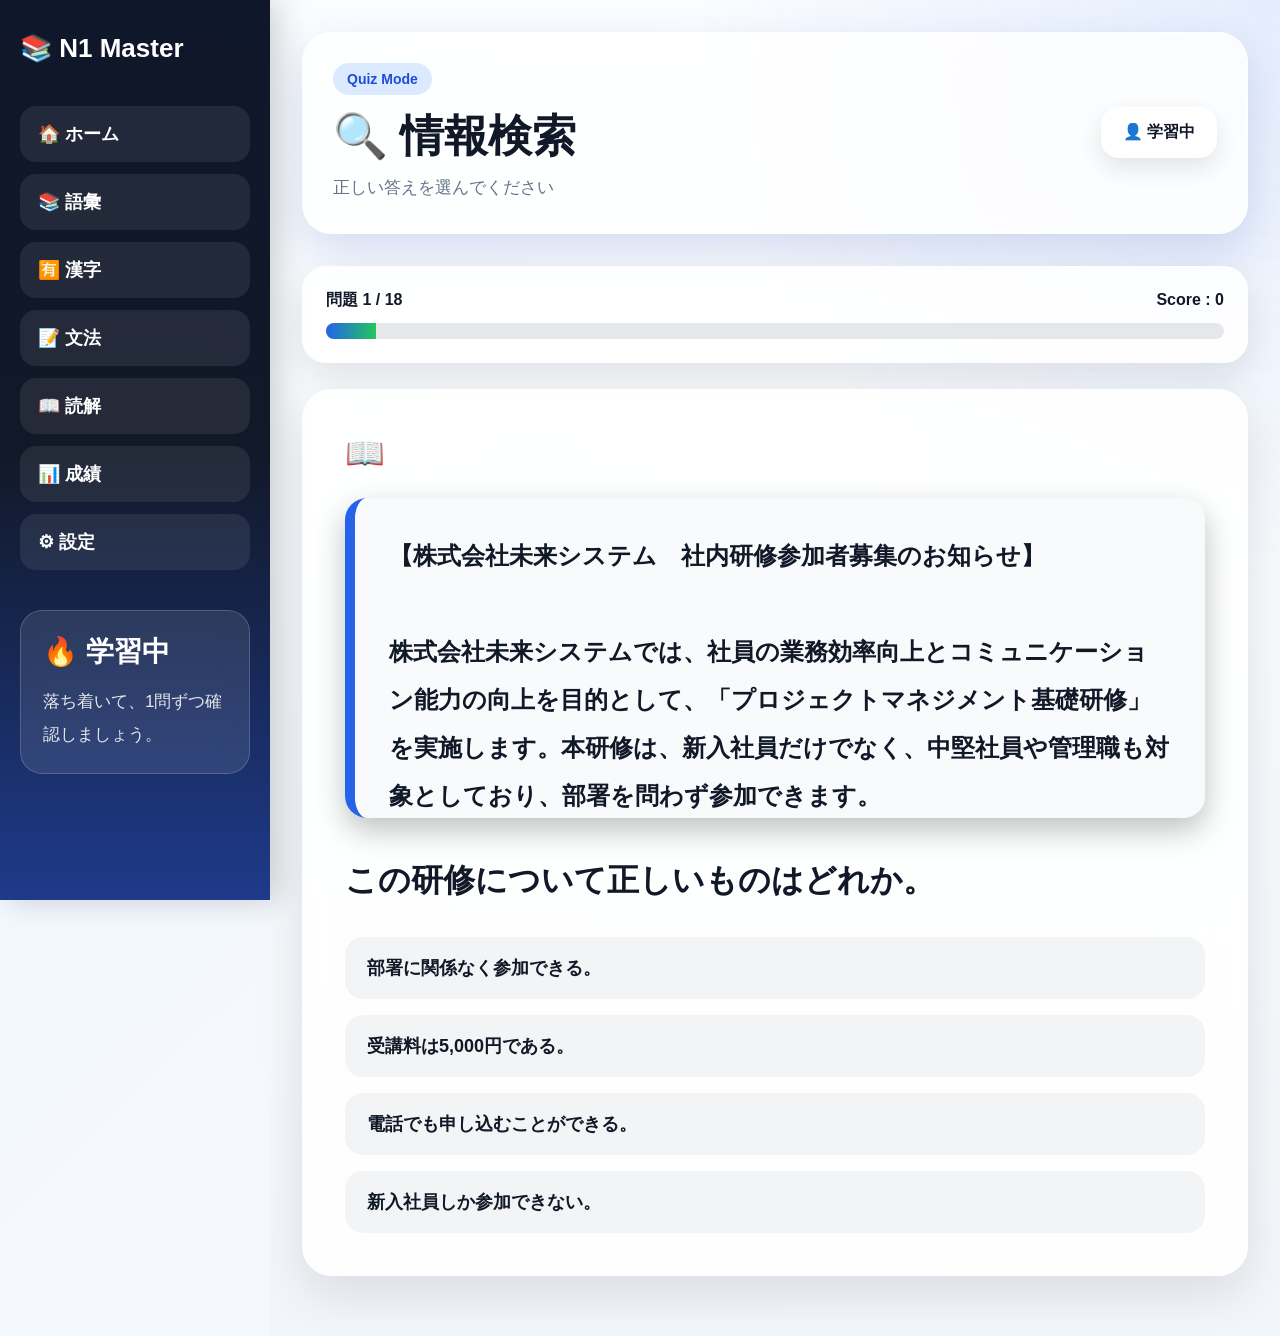
<file: quiz.html>
<!DOCTYPE html>
<html lang="ja">

<head>
<meta charset="UTF-8">
<meta name="viewport" content="width=device-width, initial-scale=1.0">

<title>N1 Master - クイズ</title>

<link rel="stylesheet" href="CSS/style.css">
<link rel="icon" href="images/icon.png">
</head>

<body>

<div class="app">

    <aside class="sidebar">

        <div class="logo">
            📚 N1 Master
        </div>

        <nav>
            <a href="index.html">🏠 ホーム</a>
            <a href="quiz.html?mode=vocabulary">📚 語彙</a>
            <a href="quiz.html?mode=kanji">🈶 漢字</a>
            <a href="quiz.html?mode=grammar">📝 文法</a>
            <a href="reading.html">📖 読解</a>
            <a href="result.html">📊 成績</a>
            <a href="settings.html">⚙ 設定</a>
        </nav>

        <div class="side-card">
            <h3>🔥 学習中</h3>
            <p>落ち着いて、1問ずつ確認しましょう。</p>
        </div>

    </aside>

    <main class="main-content">

        <header class="topbar">

            <div>
                <span class="badge">Quiz Mode</span>

                <h1 id="categoryTitle">クイズ</h1>

                <p>正しい答えを選んでください</p>
            </div>

            <div class="user-box">
                👤 学習中
            </div>

        </header>

        <section class="progress-section">

            <div class="progress-header">
                <span id="progress">問題 1 / 10</span>
                <span id="scoreText">Score : 0</span>
            </div>

            <div class="progress-bar">
                <div id="progressFill" class="progress-fill"></div>
            </div>

        </section>

        <section class="quiz-card">

            <div class="question-area">

                <div id="readingTitle" class="reading-title hidden">
                    📖 読解文
                </div>

                <div id="passage" class="passage-box hidden"></div>

                <h1 id="question">
                    問題を読み込み中...
                </h1>

            </div>

            <div id="choices" class="choices-area"></div>

            <div id="explanation" class="explanation-box hidden"></div>

            <button id="nextBtn" class="next-btn hidden">
                次の問題へ
            </button>

        </section>

    </main>

</div>

<script src="JS/theme.js"></script>

<script src="JS/vocabulary.js"></script>
<script src="JS/kanji.js"></script>
<script src="JS/grammar.js"></script>

<script src="JS/reading-short.js"></script>
<script src="JS/reading-medium.js"></script>
<script src="JS/reading-long.js"></script>
<script src="JS/reading-compare.js"></script>
<script src="JS/reading-search.js"></script>

<script src="JS/quiz.js"></script>

</body>
</html>
</file>
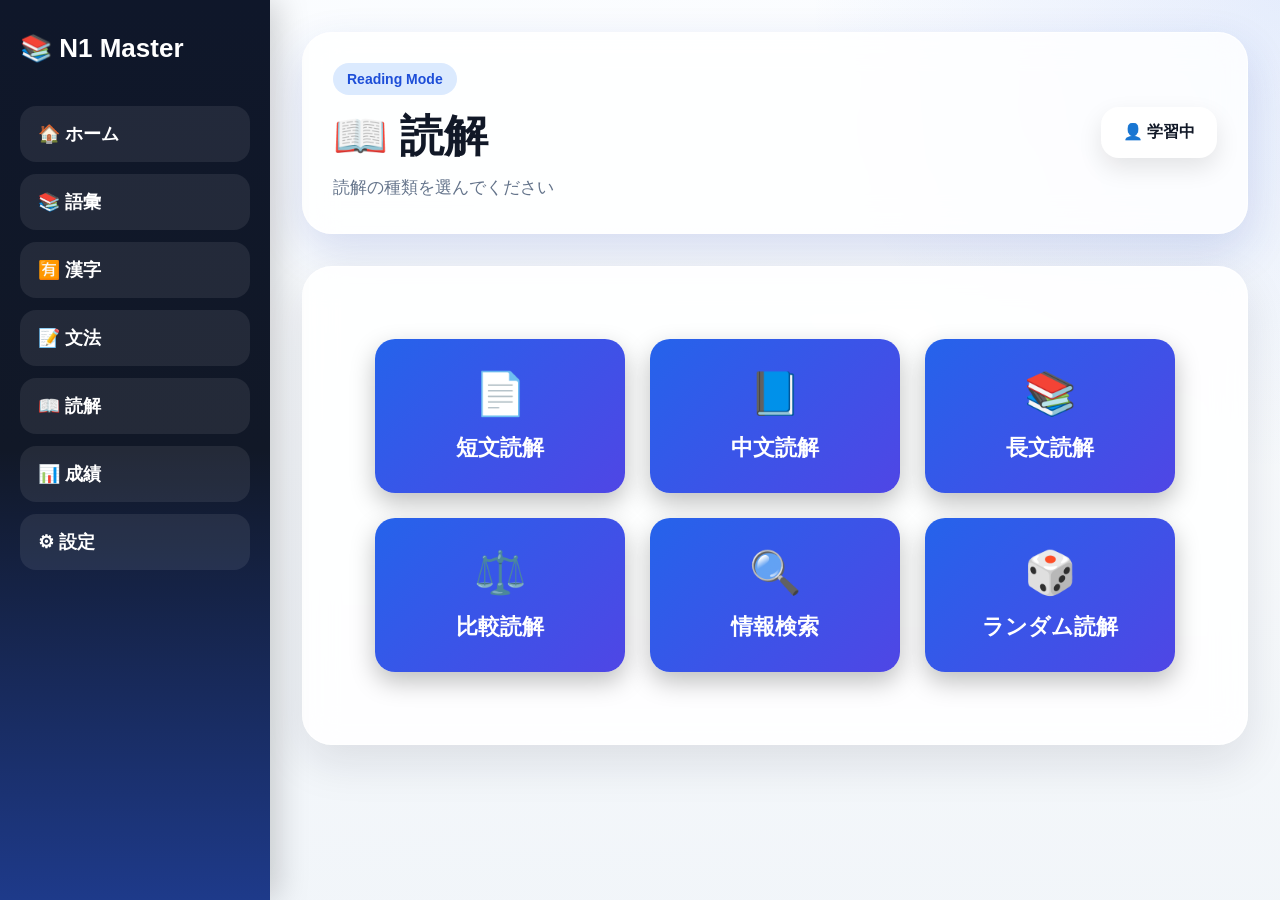
<file: reading.html>
<!DOCTYPE html>
<html lang="ja">

<head>
<meta charset="UTF-8">
<meta name="viewport" content="width=device-width, initial-scale=1.0">

<title>N1 Master - 読解</title>

<link rel="stylesheet" href="CSS/style.css">
<link rel="icon" href="images/icon.png">
</head>

<body>

<div class="app">

    <aside class="sidebar">

        <div class="logo">
            📚 N1 Master
        </div>

        <nav>
            <a href="index.html">🏠 ホーム</a>
            <a href="quiz.html?mode=vocabulary">📚 語彙</a>
            <a href="quiz.html?mode=kanji">🈶 漢字</a>
            <a href="quiz.html?mode=grammar">📝 文法</a>
            <a href="reading.html">📖 読解</a>
            <a href="result.html">📊 成績</a>
            <a href="settings.html">⚙ 設定</a>
        </nav>

    </aside>

    <main class="main-content">

        <header class="topbar">
            <div>
                <span class="badge">Reading Mode</span>
                <h1>📖 読解</h1>
                <p>読解の種類を選んでください</p>
            </div>

            <div class="user-box">
                👤 学習中
            </div>
        </header>

        <section class="quiz-card">

            <div class="quiz-menu">

    <button onclick="startReading('reading-short')">
        📄<br>
        <span>短文読解</span>
    </button>

    <button onclick="startReading('reading-medium')">
        📘<br>
        <span>中文読解</span>
    </button>

    <button onclick="startReading('reading-long')">
        📚<br>
        <span>長文読解</span>
    </button>

    <button onclick="startReading('reading-compare')">
        ⚖️<br>
        <span>比較読解</span>
    </button>

    <button onclick="startReading('reading-search')">
        🔍<br>
        <span>情報検索</span>
    </button>

    <button onclick="startReading('reading-random')">
        🎲<br>
        <span>ランダム読解</span>
    </button>

</div>

        </section>

    </main>

</div>

<script src="JS/theme.js"></script>
<script src="JS/reading.js"></script>

</body>
</html>
</file>
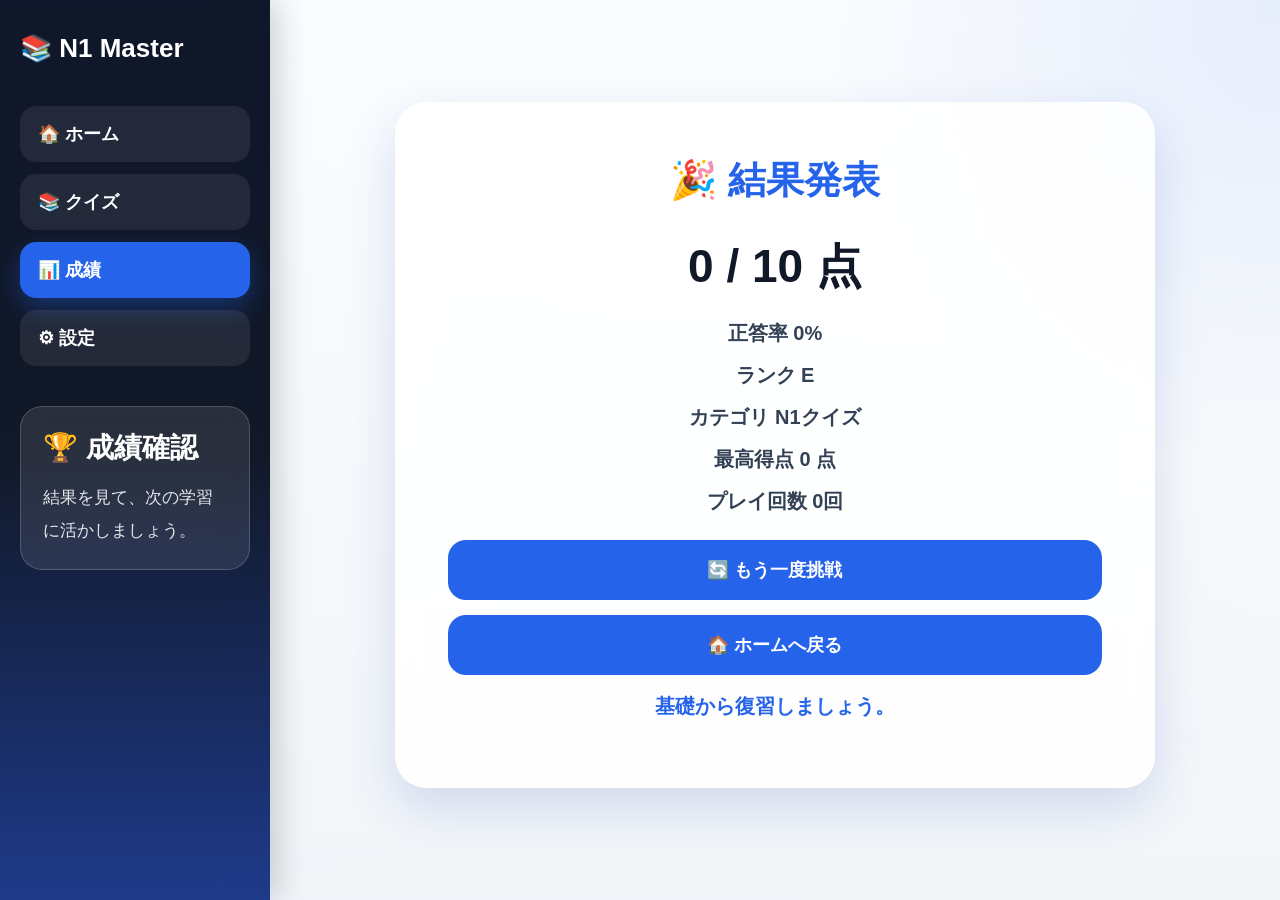
<file: result.html>
<!DOCTYPE html>
<html lang="ja">

<head>

<meta charset="UTF-8">
<meta name="viewport" content="width=device-width, initial-scale=1.0">

<title>N1 Master - 結果</title>

<link rel="stylesheet" href="CSS/style.css">
<link rel="icon" href="images/icon.png">

</head>

<body>

<div class="app">

    <!-- サイドバー -->
    <aside class="sidebar">

<div class="logo">
    📚 N1 Master
</div>

        <nav>
            <a href="index.html">🏠 ホーム</a>
            <a href="quiz.html">📚 クイズ</a>
            <a href="result.html" class="active">📊 成績</a>
            <a href="settings.html">⚙ 設定</a>
        </nav>

        <div class="side-card">
            <h3>🏆 成績確認</h3>
            <p>結果を見て、次の学習に活かしましょう。</p>
        </div>

    </aside>

    <!-- メイン -->
    <main class="main-content">

        <section class="result-card">

            <h1>🎉 結果発表</h1>

            <h2 id="scoreText">
                0 / 10 点
            </h2>

            <h3 id="rateText">
                正答率 0%
            </h3>

            <h3 id="rankText">
                ランク -
            </h3>

            <h3 id="categoryText">
                カテゴリ -
            </h3>

            <h3 id="bestScore">
                最高得点 0 / 10
            </h3>

            <h3 id="playCount">
                プレイ回数 0回
            </h3>

            <div class="result-buttons">

                <button onclick="location.href='quiz.html'">
                    🔄 もう一度挑戦
                </button>

                <button onclick="location.href='index.html'">
                    🏠 ホームへ戻る
                </button>

            </div>

        </section>

    </main>

</div>

<script src="JS/theme.js"></script>
<script src="JS/result.js"></script>

</body>
</html>
</file>
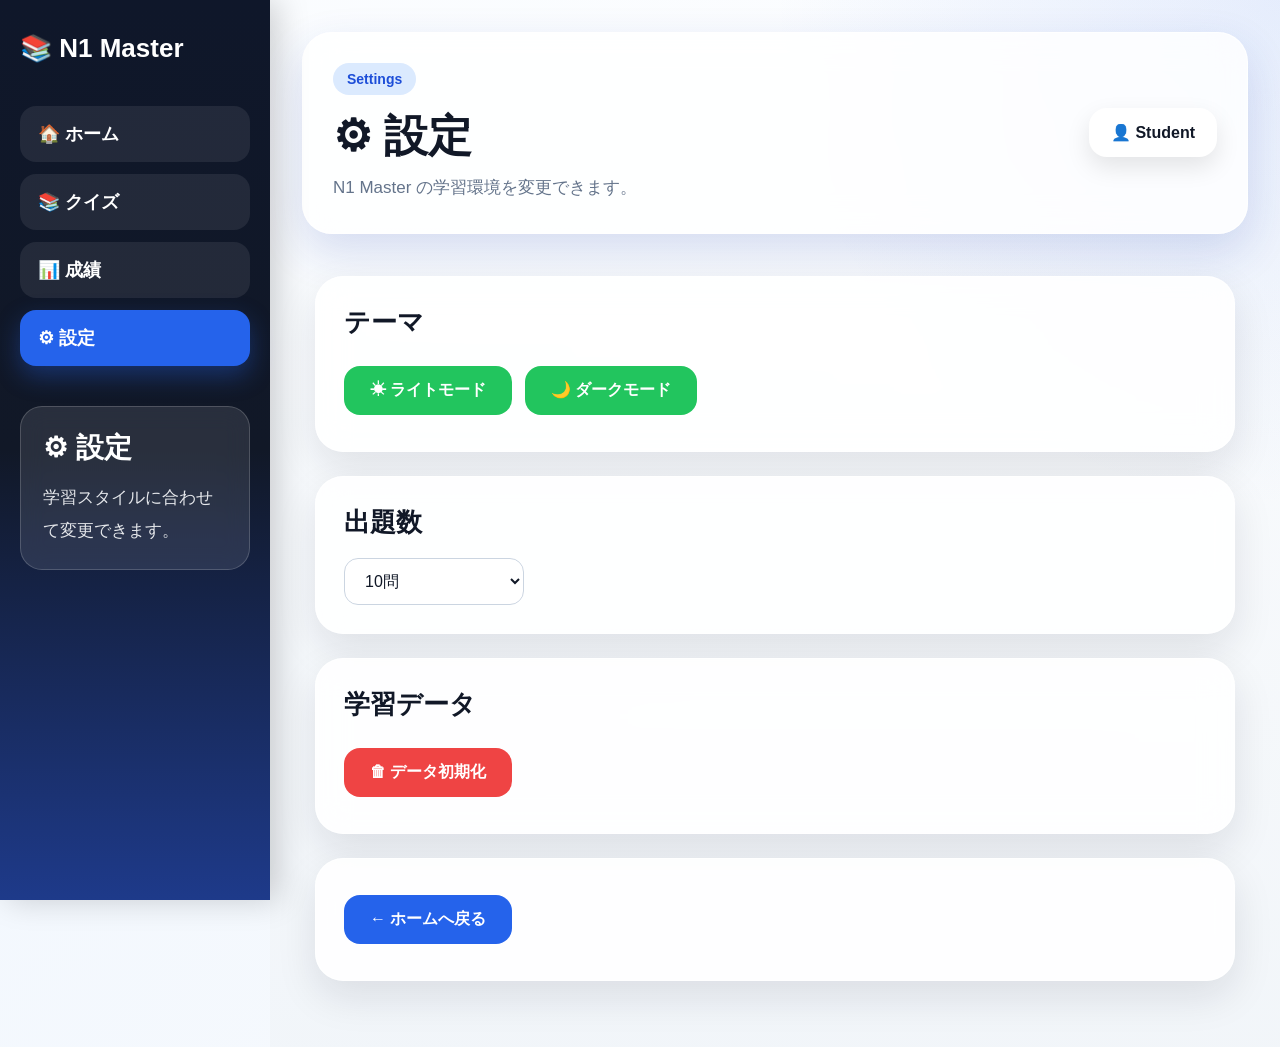
<file: settings.html>
<!DOCTYPE html>
<html lang="ja">

<head>

<meta charset="UTF-8">
<meta name="viewport" content="width=device-width, initial-scale=1.0">

<title>設定 - N1 Master</title>

<link rel="stylesheet" href="CSS/style.css">
<link rel="icon" href="images/icon.png">

</head>

<body>

<div class="app">

    <aside class="sidebar">
<div class="logo">
    📚 N1 Master
</div>

        <nav>
            <a href="index.html">🏠 ホーム</a>
            <a href="quiz.html">📚 クイズ</a>
            <a href="result.html">📊 成績</a>
            <a href="settings.html" class="active">⚙ 設定</a>
        </nav>

        <div class="side-card">
            <h3>⚙ 設定</h3>
            <p>学習スタイルに合わせて変更できます。</p>
        </div>

    </aside>

    <main class="main-content">

        <header class="topbar">

            <div>
                <span class="badge">Settings</span>
                <h1>⚙ 設定</h1>
                <p>N1 Master の学習環境を変更できます。</p>
            </div>

            <div class="user-box">
                👤 Student
            </div>

        </header>

        <section class="settings-container">

            <div class="setting-card">

                <h2>テーマ</h2>

                <button id="lightBtn" class="setting-btn">
                    ☀ ライトモード
                </button>

                <button id="darkBtn" class="setting-btn">
                    🌙 ダークモード
                </button>

            </div>

            <div class="setting-card">

                <h2>出題数</h2>

                <select id="questionCount">
                    <option value="10">10問</option>
                    <option value="20">20問</option>
                    <option value="50">50問</option>
                    <option value="100">100問</option>
                </select>

            </div>

            <div class="setting-card">

                <h2>学習データ</h2>

                <button id="resetBtn" class="danger-btn">
                    🗑 データ初期化
                </button>

            </div>

            <div class="setting-card">

                <button onclick="location.href='index.html'" class="back-btn">
                    ← ホームへ戻る
                </button>

            </div>

        </section>

    </main>

</div>

<script src="JS/theme.js"></script>
<script src="JS/settings.js"></script>

</body>
</html>
</file>
<file: CSS/style.css>
/* ==================================================
   N1 Master Ver.3 Complete Style
   ① Reset / Base / Layout / Background
================================================== */

* {
    margin: 0;
    padding: 0;
    box-sizing: border-box;
}

html {
    scroll-behavior: smooth;
}

body {
    min-height: 100vh;
    font-family: "Yu Gothic", "Meiryo", sans-serif;
    color: #111827;
    background:
        linear-gradient(
            135deg,
            rgba(239, 246, 255, 0.92),
            rgba(248, 250, 252, 0.96)
        );
}

/* ===== App Layout ===== */

.app {
    display: flex;
    min-height: 100vh;
    width: 100%;
}

/* ===== Main Content ===== */

.main-content {
    flex: 1;
    padding: 32px;
    background:
        radial-gradient(
            circle at top right,
            rgba(37, 99, 235, 0.10),
            transparent 35%
        ),
        linear-gradient(
            180deg,
            rgba(255, 255, 255, 0.65),
            rgba(241, 245, 249, 0.9)
        );
}

/* ===== Common ===== */

img {
    max-width: 100%;
    display: block;
}

a {
    text-decoration: none;
}

button {
    font-family: inherit;
}

.hidden {
    display: none !important;
}

.center {
    text-align: center;
}

.mt-20 {
    margin-top: 20px;
}

.mb-20 {
    margin-bottom: 20px;
}

/* ===== Glass Card Common ===== */

.glass-card {
    background: rgba(255, 255, 255, 0.88);
    backdrop-filter: blur(14px);
    -webkit-backdrop-filter: blur(14px);
    border: 1px solid rgba(255, 255, 255, 0.7);
    border-radius: 26px;
    box-shadow: 0 18px 45px rgba(15, 23, 42, 0.10);
}

/* ===== Page Animation ===== */

.topbar,
.card,
.quiz-section,
.quiz-card,
.result-card,
.setting-card,
.progress-section {
    animation: fadeUp 0.55s ease;
}

@keyframes fadeUp {
    from {
        opacity: 0;
        transform: translateY(18px);
    }

    to {
        opacity: 1;
        transform: translateY(0);
    }
}

/* ===== Scrollbar ===== */

::-webkit-scrollbar {
    width: 10px;
}

::-webkit-scrollbar-track {
    background: #e5e7eb;
}

::-webkit-scrollbar-thumb {
    background: linear-gradient(180deg, #2563eb, #22c55e);
    border-radius: 20px;
}

/* ==================================================
   Sidebar
================================================== */

.sidebar{
    width:270px;
    background:linear-gradient(
        180deg,
        #0f172a,
        #111827,
        #1e3a8a
    );

    color:white;

    padding:30px 20px;

    position:sticky;

    top:0;

    height:100vh;

    box-shadow:
    8px 0 30px rgba(0,0,0,.18);

    z-index:100;
}

/* ===== Logo ===== */

.logo{

    display:flex;

    align-items:center;

    gap:15px;

    margin-bottom:40px;

    font-size:26px;

    font-weight:bold;

    color:white;

    line-height:1.4;

}

.logo img{

    width:56px;

    height:56px;

    border-radius:50%;

    box-shadow:
    0 8px 18px rgba(255,255,255,.18);

}

/* ===== Navigation ===== */

.sidebar nav{

    display:flex;

    flex-direction:column;

    gap:12px;

}

.sidebar nav a{

    display:flex;

    align-items:center;

    gap:14px;

    color:white;

    font-size:18px;

    font-weight:bold;

    padding:16px 18px;

    border-radius:16px;

    transition:.25s;

    background:rgba(255,255,255,.08);

}

.sidebar nav a:hover{

    background:#22c55e;

    transform:translateX(8px);

    box-shadow:
    0 10px 25px rgba(34,197,94,.35);

}

.sidebar nav a.active{

    background:#2563eb;

    box-shadow:
    0 10px 25px rgba(37,99,235,.35);

}

/* ===== Today's Goal ===== */

.side-card{

    margin-top:40px;

    padding:22px;

    border-radius:22px;

    background:rgba(255,255,255,.10);

    border:1px solid rgba(255,255,255,.18);

    backdrop-filter:blur(12px);

}

.side-card h3{

    font-size:28px;

    margin-bottom:15px;

}

.side-card p{

    font-size:17px;

    line-height:1.9;

    color:#e5e7eb;

}

/* ===== Divider ===== */

.sidebar hr{

    margin:25px 0;

    border:none;

    height:1px;

    background:rgba(255,255,255,.12);

}

/* ===== Footer ===== */

.sidebar-footer{

    margin-top:auto;

    text-align:center;

    color:#cbd5e1;

    font-size:14px;

    padding-top:20px;

}

/* ===== Menu Animation ===== */

.sidebar nav a{

    position:relative;

    overflow:hidden;

}

.sidebar nav a::before{

    content:"";

    position:absolute;

    top:0;

    left:-100%;

    width:100%;

    height:100%;

    background:
    linear-gradient(
        90deg,
        transparent,
        rgba(255,255,255,.20),
        transparent
    );

    transition:.5s;

}

.sidebar nav a:hover::before{

    left:100%;

}

/* ==================================================
   TopBar / Dashboard Cards
================================================== */

/* ===== TopBar ===== */

.topbar{
    display:flex;
    justify-content:space-between;
    align-items:center;
    gap:25px;

    margin-bottom:32px;
    padding:30px;

    border-radius:30px;

    background:rgba(255,255,255,.82);

    backdrop-filter:blur(16px);
    -webkit-backdrop-filter:blur(16px);

    border:1px solid rgba(255,255,255,.75);

    box-shadow:
        0 18px 45px rgba(30,64,175,.16);
}

.topbar h1{
    font-size:44px;
    font-weight:900;
    color:#111827;
    margin-bottom:8px;
}

.topbar h2{
    font-size:34px;
    font-weight:800;
    color:#111827;
}

.topbar p{
    color:#64748b;
    font-size:17px;
    line-height:1.7;
}

/* ===== Badge ===== */

.badge{
    display:inline-block;

    margin-bottom:12px;
    padding:8px 14px;

    border-radius:999px;

    color:#1d4ed8;
    background:#dbeafe;

    font-weight:bold;
    font-size:14px;
}

/* ===== User Box ===== */

.user-box{
    white-space:nowrap;

    padding:15px 22px;

    border-radius:18px;

    background:white;

    color:#111827;

    font-weight:bold;

    box-shadow:
        0 10px 25px rgba(0,0,0,.10);
}

/* ===== Dashboard Cards ===== */

.cards{
    display:grid;
    grid-template-columns:repeat(3,1fr);
    gap:22px;

    margin-bottom:32px;
}

.card{
    min-height:130px;

    padding:24px;

    border-radius:26px;

    background:rgba(255,255,255,.86);

    backdrop-filter:blur(14px);
    -webkit-backdrop-filter:blur(14px);

    border:1px solid rgba(255,255,255,.75);

    box-shadow:
        0 15px 38px rgba(15,23,42,.10);

    transition:.25s;

    position:relative;

    overflow:hidden;
}

.card::before{
    content:"";

    position:absolute;

    top:-40px;
    right:-40px;

    width:110px;
    height:110px;

    border-radius:50%;

    background:rgba(37,99,235,.12);
}

.card:hover{
    transform:translateY(-6px);

    box-shadow:
        0 22px 48px rgba(15,23,42,.16);
}

.card h3{
    font-size:18px;
    color:#64748b;
    margin-bottom:14px;
    font-weight:700;
}

.card p{
    font-size:38px;
    font-weight:900;
    color:#2563eb;
}

/* ===== Study Info ===== */

.study-info{
    display:grid;
    grid-template-columns:repeat(3,1fr);
    gap:20px;
    margin-top:18px;
}

.study-item{
    padding:22px;

    border-radius:22px;

    background:rgba(255,255,255,.85);

    border:1px solid rgba(255,255,255,.7);

    box-shadow:
        0 10px 25px rgba(15,23,42,.08);
}

.study-item h3{
    margin-bottom:10px;
    color:#2563eb;
    font-size:19px;
}

.study-item p{
    color:#475569;
    font-weight:bold;
}

/* ===== Section Common ===== */

section{
    margin-bottom:28px;
}

.section-title{
    font-size:28px;
    font-weight:800;
    margin-bottom:18px;
    color:#111827;
}

/* ===== Empty / Info Box ===== */

.info-box{
    padding:22px;

    border-radius:22px;

    background:rgba(239,246,255,.9);

    border-left:6px solid #2563eb;

    color:#1e3a8a;

    line-height:1.8;
}

/* ==================================================
   Quiz Select / Quiz Page / Result Page
================================================== */

/* ===== Quiz Select ===== */

.quiz-section{
    padding:30px;

    border-radius:30px;

    background:rgba(255,255,255,.86);

    backdrop-filter:blur(16px);
    -webkit-backdrop-filter:blur(16px);

    border:1px solid rgba(255,255,255,.75);

    box-shadow:
        0 15px 38px rgba(15,23,42,.10);
}

.quiz-section h2{
    font-size:30px;
    margin-bottom:12px;
    color:#111827;
}

.quiz-section > p{
    margin-bottom:25px;
    color:#64748b;
    line-height:1.7;
}

/* ===== Quiz Grid ===== */

.quiz-grid{
    display:grid;

    grid-template-columns:repeat(2,1fr);

    gap:22px;
}

/* ===== Quiz Button ===== */

.quiz-btn{
    display:flex;

    align-items:center;

    gap:20px;

    padding:24px;

    border:none;

    border-radius:24px;

    background:
        linear-gradient(
            135deg,
            #ffffff,
            #eaf2ff
        );

    color:#111827;

    font-size:20px;

    font-weight:bold;

    cursor:pointer;

    transition:.25s;

    box-shadow:
        0 10px 25px rgba(37,99,235,.12);

    text-align:left;
}

.quiz-btn img{
    width:58px;
    height:58px;

    border-radius:18px;

    object-fit:cover;
}

.quiz-btn h3{
    font-size:22px;

    margin-bottom:5px;
}

.quiz-btn p{
    font-size:14px;

    color:#64748b;
}

.quiz-btn:hover{
    transform:translateY(-6px);

    color:white;

    background:
        linear-gradient(
            135deg,
            #2563eb,
            #4f46e5
        );

    box-shadow:
        0 18px 40px rgba(37,99,235,.35);
}

.quiz-btn:hover p{
    color:white;
}

/* ===== Start Button ===== */

.start-section{
    margin-top:26px;
}

#startBtn{
    width:100%;

    padding:22px;

    border:none;

    border-radius:24px;

    background:
        linear-gradient(
            135deg,
            #2563eb,
            #4338ca
        );

    color:white;

    font-size:24px;

    font-weight:900;

    cursor:pointer;

    box-shadow:
        0 18px 38px rgba(37,99,235,.35);

    transition:.25s;
}

#startBtn:hover{
    transform:translateY(-5px);

    box-shadow:
        0 24px 50px rgba(37,99,235,.45);
}

/* ===== Progress ===== */

.progress-section{
    padding:24px;

    margin-bottom:26px;

    border-radius:24px;

    background:rgba(255,255,255,.88);

    backdrop-filter:blur(14px);

    box-shadow:
        0 14px 35px rgba(15,23,42,.10);
}

.progress-header{
    display:flex;

    justify-content:space-between;

    align-items:center;

    margin-bottom:12px;

    font-weight:bold;

    color:#111827;
}

.progress-bar{
    width:100%;

    height:16px;

    background:#e5e7eb;

    border-radius:999px;

    overflow:hidden;
}

.progress-fill{
    height:100%;

    width:0%;

    background:
        linear-gradient(
            90deg,
            #2563eb,
            #22c55e
        );

    transition:.4s;
}

/* ===== Quiz Card ===== */

.quiz-card{
    padding:42px;

    border-radius:30px;

    background:rgba(255,255,255,.88);

    backdrop-filter:blur(16px);

    border:1px solid rgba(255,255,255,.75);

    box-shadow:
        0 18px 45px rgba(15,23,42,.10);
}

.question-area{
    margin-bottom:30px;
}

.question-area h1{
    font-size:32px;

    line-height:1.7;

    color:#111827;
}

/* ===== Choices ===== */

.choices-area{
    display:flex;

    flex-direction:column;

    gap:16px;
}

.choice-btn{
    width:100%;

    padding:19px 22px;

    border:none;

    border-radius:18px;

    background:#f3f4f6;

    color:#111827;

    font-size:18px;

    font-weight:bold;

    cursor:pointer;

    transition:.22s;

    text-align:left;
}

.choice-btn:hover{
    background:#dbeafe;

    transform:translateY(-3px);
}

.choice-btn.correct{
    background:#22c55e !important;

    color:white !important;
}

.choice-btn.wrong{
    background:#ef4444 !important;

    color:white !important;
}

.choice-btn:disabled{
    cursor:not-allowed;

    opacity:.95;
}

/* ===== Next Button ===== */

.next-btn{
    width:100%;

    margin-top:18px;

    padding:18px;

    border:none;

    border-radius:18px;

    background:#2563eb;

    color:white;

    font-size:18px;

    font-weight:bold;

    cursor:pointer;

    transition:.25s;
}

.next-btn:hover{
    background:#1d4ed8;

    transform:translateY(-3px);
}

/* ===== Explanation ===== */

.explanation-box{
    margin-top:22px;

    padding:22px;

    background:#f8fafc;

    color:#111827;

    border-left:6px solid #2563eb;

    border-radius:16px;

    line-height:1.9;
}

.explanation-box h3{
    margin-bottom:10px;

    font-size:22px;
}

/* ===== Result Page ===== */

.result-card{
    max-width:760px;

    margin:70px auto;

    padding:52px;

    border-radius:32px;

    text-align:center;

    background:rgba(255,255,255,.88);

    backdrop-filter:blur(16px);

    border:1px solid rgba(255,255,255,.75);

    box-shadow:
        0 20px 50px rgba(30,64,175,.16);
}

.result-card h1{
    margin-bottom:30px;

    font-size:38px;

    color:#2563eb;
}

.result-card h2{
    font-size:46px;

    margin-bottom:22px;

    color:#111827;
}

.result-card h3{
    margin-bottom:15px;

    font-size:20px;

    color:#334155;
}

.result-buttons{
    margin-top:25px;

    display:flex;

    flex-direction:column;

    gap:15px;
}

.result-card button{
    width:100%;

    padding:18px;

    border:none;

    border-radius:18px;

    background:#2563eb;

    color:white;

    font-size:18px;

    font-weight:bold;

    cursor:pointer;

    transition:.25s;
}

.result-card button:hover{
    background:#1d4ed8;

    transform:translateY(-3px);
}
/* ==================================================
   Settings Page / Dark Mode
================================================== */

/* ===== Settings ===== */

.settings-container{
    max-width:920px;

    margin:0 auto;

    padding:10px 0;
}

.setting-card{
    margin-bottom:24px;

    padding:28px;

    border-radius:28px;

    background:rgba(255,255,255,.88);

    backdrop-filter:blur(16px);
    -webkit-backdrop-filter:blur(16px);

    border:1px solid rgba(255,255,255,.75);

    box-shadow:
        0 16px 40px rgba(15,23,42,.10);
}

.setting-card h2{
    margin-bottom:18px;

    font-size:26px;

    color:#111827;
}

.setting-card p{
    color:#64748b;

    line-height:1.8;

    margin-bottom:15px;
}

/* ===== Setting Buttons ===== */

.setting-btn,
.danger-btn,
.back-btn{
    padding:14px 26px;

    margin:8px 8px 8px 0;

    border:none;

    border-radius:16px;

    color:white;

    font-size:16px;

    font-weight:bold;

    cursor:pointer;

    transition:.25s;
}

.setting-btn{
    background:#22c55e;
}

.setting-btn:hover{
    background:#16a34a;

    transform:translateY(-3px);
}

.danger-btn{
    background:#ef4444;
}

.danger-btn:hover{
    background:#dc2626;

    transform:translateY(-3px);
}

.back-btn{
    background:#2563eb;
}

.back-btn:hover{
    background:#1d4ed8;

    transform:translateY(-3px);
}

/* ===== Select ===== */

select{
    min-width:180px;

    padding:13px 16px;

    font-size:16px;

    border-radius:14px;

    border:1px solid #cbd5e1;

    background:white;

    color:#111827;

    outline:none;
}

select:focus{
    border-color:#2563eb;

    box-shadow:
        0 0 0 4px rgba(37,99,235,.16);
}

/* ==================================================
   Dark Mode
================================================== */

body.dark{
    background:#111827 !important;

    color:white !important;
}

body.dark .main-content{
    background:
        radial-gradient(
            circle at top right,
            rgba(37,99,235,.18),
            transparent 35%
        ),
        #111827 !important;
}

/* ===== Dark Sidebar ===== */

body.dark .sidebar{
    background:
        linear-gradient(
            180deg,
            #020617,
            #0f172a,
            #111827
        ) !important;
}

/* ===== Dark Cards ===== */

body.dark .topbar,
body.dark .card,
body.dark .quiz-section,
body.dark .quiz-card,
body.dark .result-card,
body.dark .setting-card,
body.dark .progress-section,
body.dark .study-item,
body.dark .glass-card{
    background:#1f2937 !important;

    color:white !important;

    border-color:rgba(255,255,255,.12) !important;
}

/* ===== Dark Text ===== */

body.dark h1,
body.dark h2,
body.dark h3,
body.dark p,
body.dark span,
body.dark div,
body.dark .topbar h1,
body.dark .topbar h2,
body.dark .topbar p,
body.dark .card h3,
body.dark .card p,
body.dark .result-card h2,
body.dark .result-card h3,
body.dark .setting-card h2{
    color:white !important;
}

/* ===== Dark User Box ===== */

body.dark .user-box{
    background:#374151 !important;

    color:white !important;
}

/* ===== Dark Buttons ===== */

body.dark .quiz-btn,
body.dark .choice-btn{
    background:#374151 !important;

    color:white !important;
}

body.dark .quiz-btn p{
    color:#e5e7eb !important;
}

body.dark .quiz-btn:hover,
body.dark .choice-btn:hover{
    background:#2563eb !important;

    color:white !important;
}

/* ===== Dark Progress ===== */

body.dark .progress-bar{
    background:#374151 !important;
}

/* ===== Dark Explanation ===== */

body.dark .explanation-box{
    background:#111827 !important;

    color:white !important;

    border-left:6px solid #3b82f6;
}

body.dark .explanation-box h3,
body.dark .explanation-box p{
    color:white !important;
}

/* ===== Dark Form ===== */

body.dark select{
    background:#374151;

    color:white;

    border-color:#4b5563;
}

/* ===== Dark Scrollbar ===== */

body.dark ::-webkit-scrollbar-track{
    background:#111827;
}

body.dark ::-webkit-scrollbar-thumb{
    background:
        linear-gradient(
            180deg,
            #3b82f6,
            #22c55e
        );
}

/* ==================================================
   Responsive / Smartphone / Final Fix
================================================== */

/* ===== Tablet ===== */

@media(max-width:1000px){

    .cards{
        grid-template-columns:repeat(2,1fr);
    }

    .study-info{
        grid-template-columns:1fr;
    }

    .topbar h1{
        font-size:36px;
    }

    .quiz-grid{
        grid-template-columns:1fr;
    }
}

/* ===== Smartphone ===== */

@media(max-width:768px){

    body{
        background-attachment:scroll;
    }

    .app{
        flex-direction:column;
    }

    .sidebar{
        width:100%;
        height:auto;
        position:relative;

        padding:18px;

        box-shadow:none;
    }

    .logo{
        font-size:23px;

        margin-bottom:18px;
    }

    .sidebar nav{
        display:grid;

        grid-template-columns:repeat(2,1fr);

        gap:10px;
    }

    .sidebar nav a{
        justify-content:center;

        text-align:center;

        font-size:15px;

        padding:13px 10px;

        border-radius:14px;
    }

    .side-card{
        display:none;
    }

    .main-content{
        padding:16px;
    }

    .topbar{
        flex-direction:column;

        align-items:flex-start;

        padding:22px;

        border-radius:22px;
    }

    .topbar h1{
        font-size:29px;
    }

    .topbar h2{
        font-size:26px;
    }

    .topbar p{
        font-size:15px;
    }

    .user-box{
        width:100%;

        text-align:center;
    }

    .cards{
        grid-template-columns:1fr;

        gap:16px;
    }

    .card{
        min-height:105px;

        padding:20px;
    }

    .card p{
        font-size:32px;
    }

    .quiz-section,
    .quiz-card,
    .progress-section,
    .result-card,
    .setting-card{
        border-radius:22px;

        padding:22px;
    }

    .quiz-grid{
        grid-template-columns:1fr;
    }

    .quiz-btn{
        width:100%;

        padding:18px;

        font-size:17px;
    }

    .quiz-btn img{
        width:48px;

        height:48px;
    }

    #startBtn{
        font-size:20px;

        padding:18px;
    }

    .question-area h1{
        font-size:23px;

        line-height:1.7;
    }

    .choice-btn{
        font-size:16px;

        padding:16px;
    }

    .progress-header{
        flex-direction:column;

        align-items:flex-start;

        gap:8px;
    }

    .result-card{
        margin:24px auto;
    }

    .result-card h1{
        font-size:30px;
    }

    .result-card h2{
        font-size:34px;
    }

    .settings-container{
        padding:0;
    }

    .setting-btn,
    .danger-btn,
    .back-btn{
        width:100%;

        margin:8px 0;

        text-align:center;
    }

    select{
        width:100%;
    }
}

/* ===== Small Smartphone ===== */

@media(max-width:480px){

    .sidebar nav{
        grid-template-columns:1fr;
    }

    .main-content{
        padding:12px;
    }

    .topbar{
        padding:18px;
    }

    .topbar h1{
        font-size:25px;
    }

    .topbar h2{
        font-size:23px;
    }

    .badge{
        font-size:12px;

        padding:6px 10px;
    }

    .card h3{
        font-size:16px;
    }

    .card p{
        font-size:28px;
    }

    .quiz-section h2{
        font-size:24px;
    }

    .quiz-btn{
        gap:12px;
    }

    .quiz-btn h3{
        font-size:18px;
    }

    .quiz-btn p{
        font-size:13px;
    }

    .quiz-card{
        padding:18px;
    }

    .question-area h1{
        font-size:21px;
    }

    .explanation-box{
        padding:16px;
    }

    .result-card{
        padding:22px;
    }
}

/* ===== Final Effects ===== */

button:active,
.sidebar nav a:active{
    transform:scale(.97);
}

button:focus,
a:focus,
select:focus{
    outline:none;
}

/* ===== Utility ===== */

.w-100{
    width:100%;
}

.text-blue{
    color:#2563eb;
}

.text-green{
    color:#22c55e;
}

.text-red{
    color:#ef4444;
}

.text-gray{
    color:#64748b;
}

/* ===== GitHub Pages Root Fix ===== */
/* 画像を使わない場合でも崩れない */

.logo img{
    display:none;
}

/* クイズボタン内の画像がない場合でもOK */
.quiz-btn img{
    display:none;
}

/* 画像なし用の間隔調整 */
.quiz-btn{
    justify-content:flex-start;
}



/* ===== End ===== */

/* ==========================
   読解本文ボックス
========================== */

.passage-box{

background:#f8fafc;

color:#1e293b;

font-size:22px;

line-height:2;

padding:30px;

margin-bottom:35px;

border-radius:18px;

border-left:8px solid #2563eb;

box-shadow:0 10px 30px rgba(0,0,0,.15);

white-space:pre-line;

}

.passage-box.hidden {
    display: none;
}

/* ==========================
   Reading Menu
========================== */

.quiz-menu{

display:grid;

grid-template-columns:repeat(auto-fit,minmax(220px,1fr));

gap:20px;

padding:20px;

}

.quiz-menu button{

padding:20px;

font-size:22px;

font-weight:bold;

border:none;

border-radius:18px;

cursor:pointer;

background:linear-gradient(135deg,#2563eb,#4f46e5);

color:white;

transition:.25s;

box-shadow:0 8px 20px rgba(37,99,235,.35);

}

.quiz-menu button:hover{

transform:translateY(-5px);

background:linear-gradient(135deg,#3b82f6,#6366f1);

box-shadow:0 15px 30px rgba(37,99,235,.45);

}

.quiz-menu button:active{

transform:scale(.97);

}

/* ==========================
   Reading Menu
========================== */

.quiz-menu{

display:grid;

grid-template-columns:repeat(auto-fit,minmax(220px,1fr));

gap:25px;

padding:30px;

}

.quiz-menu button{

background:linear-gradient(135deg,#2563eb,#4f46e5);

border:none;

border-radius:20px;

padding:30px 15px;

cursor:pointer;

transition:.3s;

color:white;

font-size:42px;

font-weight:bold;

box-shadow:0 10px 25px rgba(0,0,0,.25);

}

.quiz-menu button span{

display:block;

margin-top:15px;

font-size:22px;

}

.quiz-menu button:hover{

transform:translateY(-8px);

background:linear-gradient(135deg,#3b82f6,#6366f1);

box-shadow:0 20px 40px rgba(37,99,235,.45);

}

.quiz-menu button:active{

transform:scale(.97);

}
#passage{

min-height:180px;

max-height:320px;

overflow-y:auto;

}
.reading-title{

font-size:28px;

font-weight:bold;

color:white;

margin-bottom:18px;

display:block;

}

.hidden{

display:none;

}

/* 読解本文を見やすくする */
.passage-box,
#passage {
    background: #f8fafc !important;
    color: #111827 !important;
    font-size: 24px !important;
    line-height: 2 !important;
    font-weight: 600 !important;
    padding: 34px !important;
    border-radius: 22px !important;
    border-left: 10px solid #2563eb !important;
    box-shadow: 0 12px 30px rgba(0,0,0,.25) !important;
    white-space: pre-line !important;
}

.passage-box * {
    color: #111827 !important;
}

.reading-title {
    color: #ffffff !important;
    font-size: 32px !important;
    font-weight: bold !important;
    margin-bottom: 22px !important;
}
</file>
